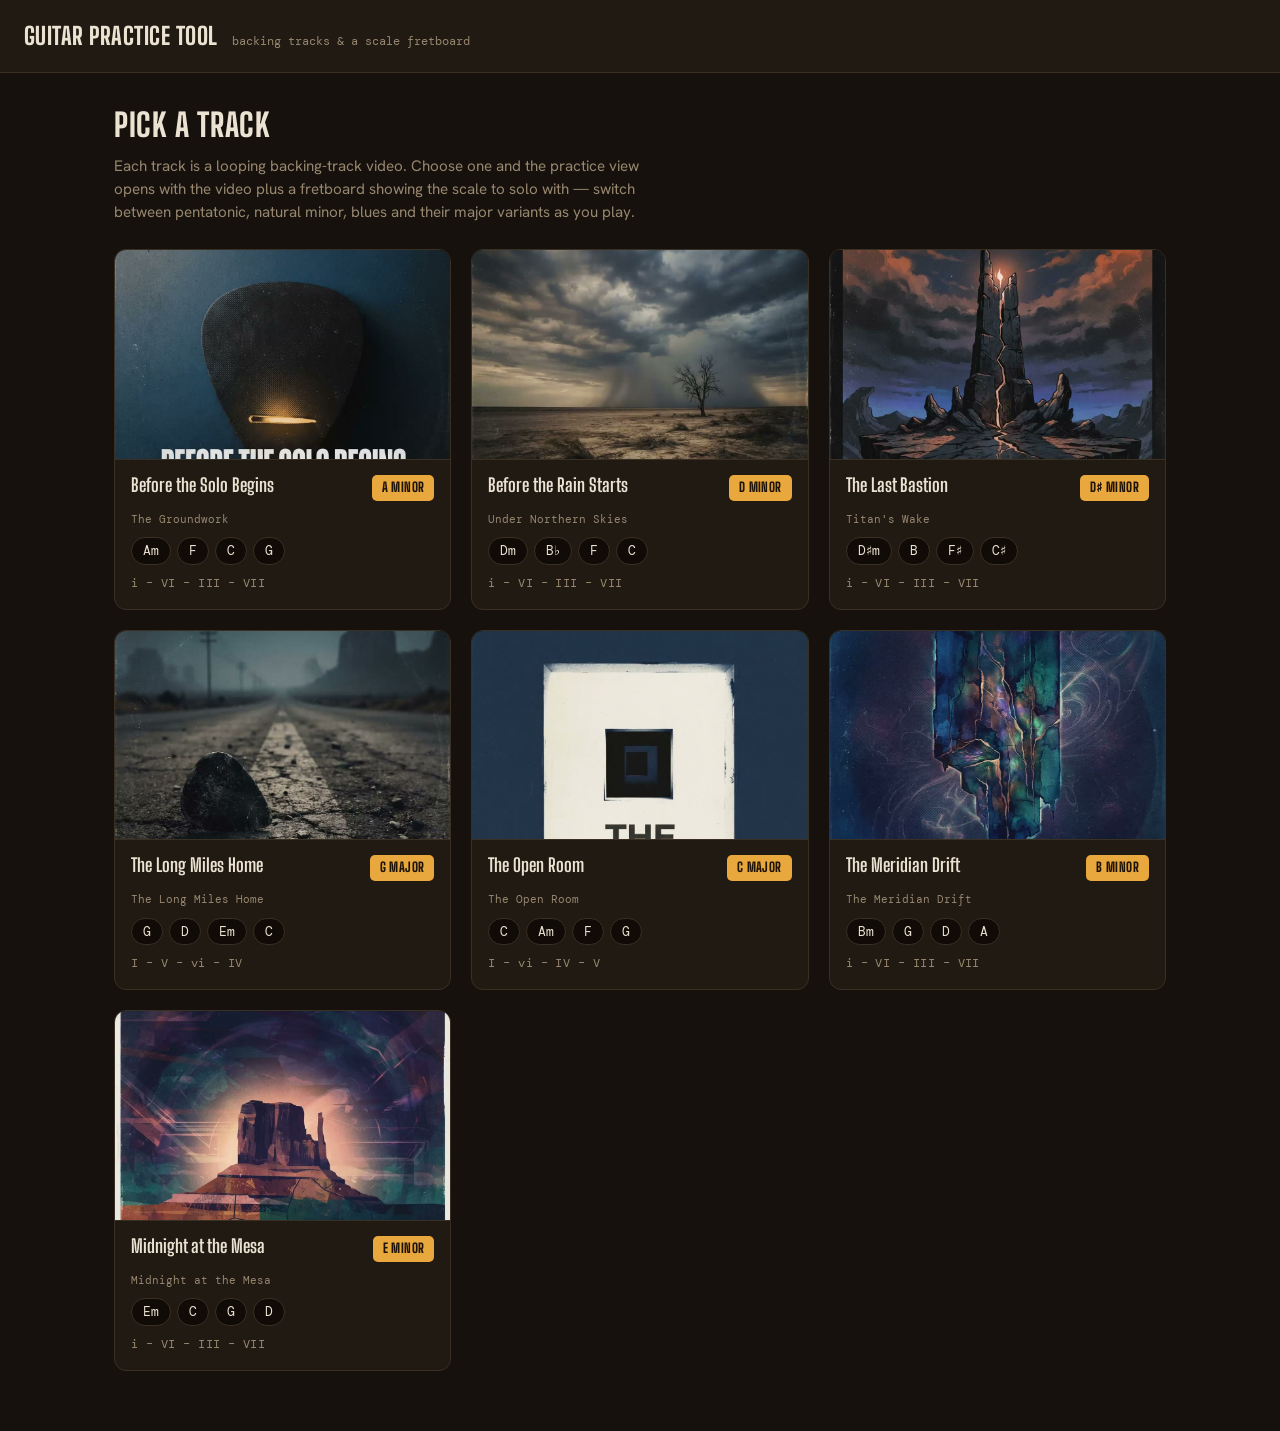
<file: index.html>
<!DOCTYPE html>
<html lang="en">
<head>
<meta charset="UTF-8">
<meta name="viewport" content="width=device-width, initial-scale=1.0">
<title>Guitar Practice Tool</title>
<meta name="description" content="Practise soloing over looping backing-track videos with a scale-visualising fretboard.">
<link rel="stylesheet" href="assets/styles.css">
</head>
<body>

<header class="site-header">
  <a class="brand" href="index.html">Guitar Practice Tool</a>
  <span class="tagline">backing tracks &amp; a scale fretboard</span>
</header>

<main class="wrap">
  <div class="intro">
    <h1>Pick a track</h1>
    <p>
      Each track is a looping backing-track video. Choose one and the practice
      view opens with the video plus a fretboard showing the scale to solo
      with &mdash; switch between pentatonic, natural minor, blues and their
      major variants as you play.
    </p>
  </div>

  <div class="track-grid" id="track-grid"></div>
</main>

<script src="assets/tracks.js"></script>
<script>
  (function () {
    'use strict';
    var grid = document.getElementById('track-grid');

    window.TRACKS.forEach(function (t) {
      var card = document.createElement('a');
      card.className = 'track-card';
      card.href = 'practice.html?track=' + encodeURIComponent(t.id);

      var chips = t.chords.map(function (c) {
        return '<span class="chord-chip">' + c + '</span>';
      }).join('');

      card.innerHTML =
        '<div class="thumb" style="background-image:url(\'' + t.poster + '\')"></div>' +
        '<div class="body">' +
          '<div class="title-row">' +
            '<h2>' + t.title + '</h2>' +
            '<span class="key-badge">' + t.keyName + '</span>' +
          '</div>' +
          '<div class="album">' + t.album + '</div>' +
          '<div class="chords">' + chips + '</div>' +
          '<div class="progression">' + t.progression + '</div>' +
        '</div>';

      grid.appendChild(card);
    });
  })();
</script>

</body>
</html>
</file>
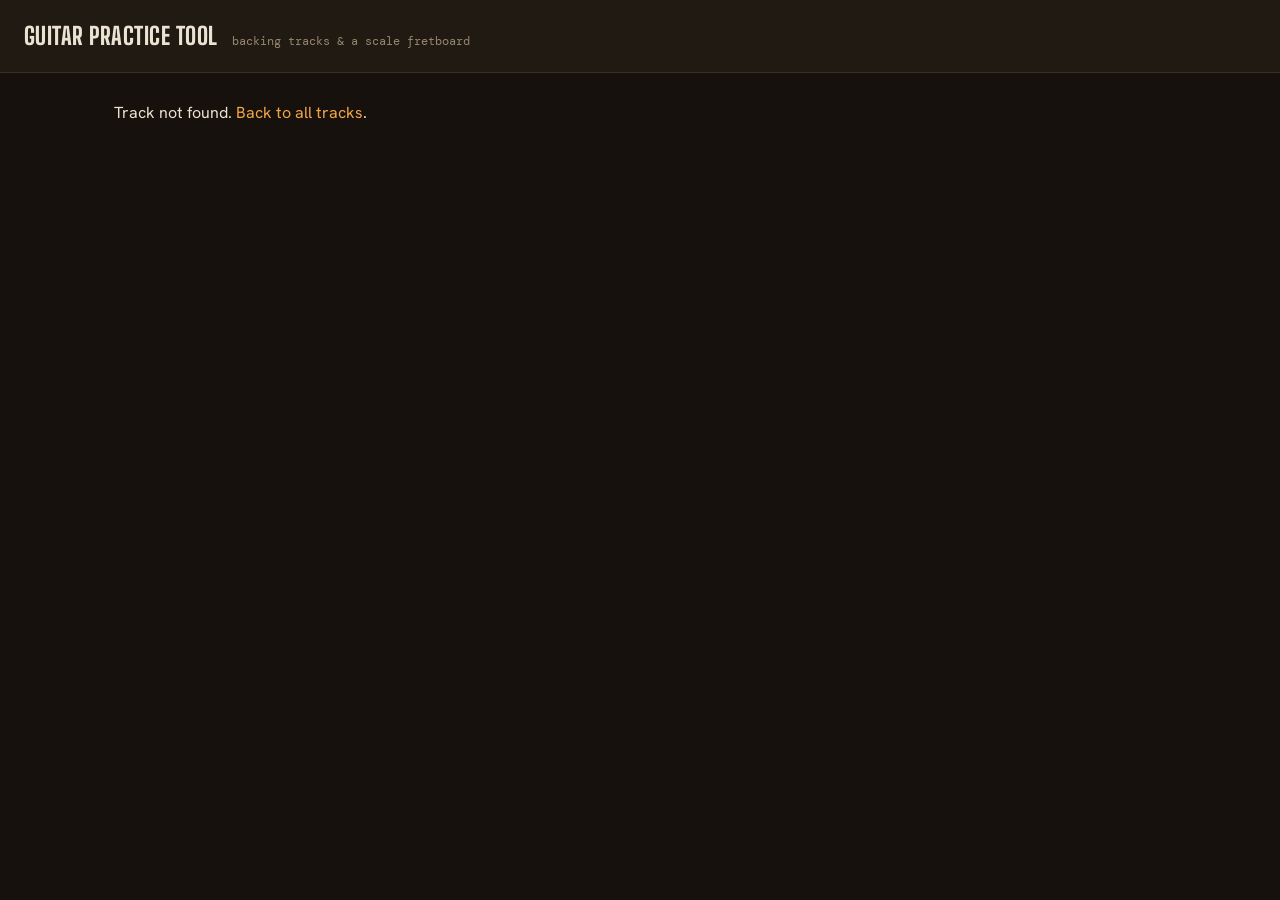
<file: practice.html>
<!DOCTYPE html>
<html lang="en">
<head>
<meta charset="UTF-8">
<meta name="viewport" content="width=device-width, initial-scale=1.0">
<title>Practice — Guitar Practice Tool</title>
<link rel="stylesheet" href="assets/styles.css">
</head>
<body>

<header class="site-header">
  <a class="brand" href="index.html">Guitar Practice Tool</a>
  <span class="tagline">backing tracks &amp; a scale fretboard</span>
</header>

<main class="wrap" id="main">
  <a class="back-link" href="index.html">&larr; All tracks</a>

  <div class="practice-top">
    <div class="video-panel">
      <video id="video" controls loop playsinline preload="metadata"></video>
    </div>

    <aside class="track-meta">
      <div>
        <h1 id="t-title"></h1>
        <div class="album" id="t-album"></div>
      </div>
      <div class="row">
        <span class="lbl">Key</span>
        <span class="key-badge" id="t-key"></span>
      </div>
      <div class="row">
        <span class="lbl">Chords</span>
        <div class="chords" id="t-chords"></div>
        <span class="progression" id="t-prog"></span>
      </div>
      <span class="loop-note">Video loops for continuous practice</span>
    </aside>
  </div>

  <div class="scale-bar">
    <div class="field">
      <span class="lbl">Key</span>
      <span class="locked-key" id="s-key">A <small>locked to track</small></span>
    </div>
    <div class="field">
      <span class="lbl">Scale</span>
      <div class="seg" id="scale-seg" role="group" aria-label="Scale"></div>
    </div>
    <div class="field">
      <span class="lbl">Labels</span>
      <div class="seg" id="label-seg" role="group" aria-label="Note labels">
        <button type="button" data-mode="name" class="on">Note names</button>
        <button type="button" data-mode="degree">Scale degrees</button>
      </div>
    </div>
  </div>

  <div class="fretboard-scroll">
    <div id="fretboard"></div>
  </div>
  <div class="fb-legend" id="fb-legend"></div>
</main>

<div class="wrap" id="not-found" hidden>
  <p>Track not found. <a href="index.html">Back to all tracks</a>.</p>
</div>

<script src="assets/tracks.js"></script>
<script src="assets/fretboard.js"></script>
<script>
  (function () {
    'use strict';

    var params = new URLSearchParams(location.search);
    var track = window.getTrack(params.get('track'));

    if (!track) {
      document.getElementById('main').hidden = true;
      document.getElementById('not-found').hidden = false;
      return;
    }

    document.title = track.title + ' — Guitar Practice Tool';

    // ── Video ──
    var video = document.getElementById('video');
    video.src = track.video;
    video.poster = track.poster;

    // ── Track meta panel ──
    document.getElementById('t-title').textContent = track.title;
    document.getElementById('t-album').textContent = track.album;
    document.getElementById('t-key').textContent = track.keyName;
    document.getElementById('t-prog').textContent = track.progression;
    document.getElementById('t-chords').innerHTML = track.chords.map(function (c) {
      return '<span class="chord-chip">' + c + '</span>';
    }).join('');

    var rootName = window.Fretboard.NOTES[track.root];
    document.getElementById('s-key').innerHTML = rootName + ' <small>locked to track</small>';

    // ── Fretboard ──
    var fb = window.Fretboard.create(document.getElementById('fretboard'));
    var currentScale = track.defaultScale;
    fb.setScale(track.root, currentScale);

    // Scale selector
    var scaleSeg = document.getElementById('scale-seg');
    window.Fretboard.SCALE_NAMES.forEach(function (name) {
      var b = document.createElement('button');
      b.type = 'button';
      b.textContent = name;
      b.dataset.scale = name;
      if (name === currentScale) b.classList.add('on');
      b.addEventListener('click', function () {
        currentScale = name;
        fb.setScale(track.root, name);
        scaleSeg.querySelectorAll('button').forEach(function (x) {
          x.classList.toggle('on', x === b);
        });
        renderLegend();
      });
      scaleSeg.appendChild(b);
    });

    // Label mode selector
    var labelSeg = document.getElementById('label-seg');
    labelSeg.querySelectorAll('button').forEach(function (b) {
      b.addEventListener('click', function () {
        fb.setLabelMode(b.dataset.mode);
        labelSeg.querySelectorAll('button').forEach(function (x) {
          x.classList.toggle('on', x === b);
        });
      });
    });

    // ── Legend: which notes are in the current scale ──
    var SCALE_INTERVALS = {
      'Minor Pentatonic': [0, 3, 5, 7, 10],
      'Natural Minor': [0, 2, 3, 5, 7, 8, 10],
      'Blues': [0, 3, 5, 6, 7, 10],
      'Major Pentatonic': [0, 2, 4, 7, 9],
      'Major': [0, 2, 4, 5, 7, 9, 11],
    };
    var legend = document.getElementById('fb-legend');
    function renderLegend() {
      var ivs = SCALE_INTERVALS[currentScale] || [];
      legend.innerHTML = ivs.map(function (iv) {
        var pc = (track.root + iv) % 12;
        var isRoot = iv === 0;
        return '<span class="item">' +
          '<span class="sw' + (isRoot ? ' root' : '') + '" style="background:' +
            window.Fretboard.NOTE_COLORS[pc] + '"></span>' +
          window.Fretboard.NOTES[pc] + (isRoot ? ' (root)' : '') +
        '</span>';
      }).join('');
    }
    renderLegend();
  })();
</script>

</body>
</html>
</file>
<file: assets/styles.css>
/* ──────────────────────────────────────────────────────────────
   Guitar Practice Tool — shared theme
   Dark "wood & amber" family, matching ../guitar-scale-trainer.
   ────────────────────────────────────────────────────────────── */

@import url('https://fonts.googleapis.com/css2?family=Big+Shoulders+Display:wght@600;700;800&family=DM+Mono:wght@400;500&family=Hanken+Grotesk:wght@400;500;600;700&display=swap');

*, *::before, *::after { box-sizing: border-box; margin: 0; padding: 0; }

:root {
  --bg:       #16110c;
  --bg2:      #211a13;
  --bg3:      #2b2219;
  --panel:    #100b07;
  --border:   #3a2f23;
  --text:     #ebe2d2;
  --text-dim: #97876f;
  --accent:   #e0902f;
  --accent-h: #f2a648;
  --gold:     #e9a83e;
  --binding:  #e2d2a6;
  --nickel:   #8f8b80;

  --label-w: 30px;
  --open-w:  46px;
  --fret-w:  54px;
  --cell-h:  46px;
  --num-h:   22px;
  --mkr-h:   14px;

  --sans: 'Hanken Grotesk', -apple-system, BlinkMacSystemFont, 'Segoe UI', Roboto, sans-serif;
  --display: 'Big Shoulders Display', 'Hanken Grotesk', sans-serif;
  --mono: 'DM Mono', ui-monospace, 'SF Mono', Menlo, monospace;
}

html, body {
  min-height: 100%;
  background: var(--bg);
  color: var(--text);
  font-family: var(--sans);
  line-height: 1.5;
}

a { color: var(--accent-h); text-decoration: none; }
a:hover { text-decoration: underline; }

:focus-visible { outline: 2px solid var(--accent-h); outline-offset: 2px; }

@media (prefers-reduced-motion: reduce) {
  *, *::before, *::after {
    animation-duration: 0.01ms !important;
    transition-duration: 0.01ms !important;
  }
}

/* ── Site header ── */
.site-header {
  display: flex;
  align-items: baseline;
  gap: 14px;
  flex-wrap: wrap;
  padding: 18px 24px;
  background: var(--bg2);
  border-bottom: 1px solid var(--border);
}
.site-header .brand {
  font-family: var(--display);
  font-size: 1.5rem;
  font-weight: 800;
  text-transform: uppercase;
  letter-spacing: 0.02em;
  color: var(--text);
}
.site-header .brand:hover { color: var(--accent-h); text-decoration: none; }
.site-header .tagline {
  font-family: var(--mono);
  font-size: 0.78rem;
  color: var(--text-dim);
}

.wrap { max-width: 1100px; margin: 0 auto; padding: 28px 24px 60px; }

/* ── Key / chord chips ── */
.key-badge {
  display: inline-block;
  font-family: var(--display);
  font-weight: 800;
  text-transform: uppercase;
  letter-spacing: 0.03em;
  font-size: 0.82rem;
  color: #1d1307;
  background: var(--gold);
  padding: 3px 10px;
  border-radius: 5px;
}
.chords { display: flex; flex-wrap: wrap; gap: 6px; }
.chord-chip {
  font-family: var(--mono);
  font-size: 0.8rem;
  color: var(--text);
  background: var(--panel);
  border: 1px solid var(--border);
  border-radius: 999px;
  padding: 3px 11px;
}
.progression {
  font-family: var(--mono);
  font-size: 0.72rem;
  color: var(--text-dim);
  letter-spacing: 0.04em;
}

/* ────────────────────────────────────────────────
   Landing page — track gallery
   ──────────────────────────────────────────────── */
.intro {
  margin-bottom: 26px;
  max-width: 60ch;
  color: var(--text-dim);
  font-size: 0.95rem;
}
.intro h1 {
  font-family: var(--display);
  font-size: 2rem;
  font-weight: 800;
  text-transform: uppercase;
  letter-spacing: 0.02em;
  color: var(--text);
  margin-bottom: 6px;
}

.track-grid {
  display: grid;
  grid-template-columns: repeat(auto-fill, minmax(280px, 1fr));
  gap: 20px;
}

.track-card {
  display: flex;
  flex-direction: column;
  background: var(--bg2);
  border: 1px solid var(--border);
  border-radius: 12px;
  overflow: hidden;
  transition: border-color 0.15s, transform 0.12s, box-shadow 0.15s;
}
.track-card:hover {
  border-color: var(--accent);
  transform: translateY(-2px);
  box-shadow: 0 16px 34px -18px rgba(0, 0, 0, 0.8);
  text-decoration: none;
}
.track-card .thumb {
  position: relative;
  aspect-ratio: 16 / 10;
  /* videos are square with a title burned into the lower third — bias the
     crop upward so the card's own title isn't shown twice */
  background: #0c0906 center 28% / cover no-repeat;
  border-bottom: 1px solid var(--border);
}
.track-card .thumb::after {
  content: '▶';
  position: absolute;
  inset: 0;
  display: flex;
  align-items: center;
  justify-content: center;
  font-size: 2.4rem;
  color: rgba(255, 255, 255, 0.82);
  text-shadow: 0 2px 12px rgba(0, 0, 0, 0.7);
  opacity: 0;
  transition: opacity 0.15s;
}
.track-card:hover .thumb::after { opacity: 1; }
.track-card .body {
  display: flex;
  flex-direction: column;
  gap: 10px;
  padding: 15px 16px 17px;
}
.track-card .title-row {
  display: flex;
  align-items: baseline;
  justify-content: space-between;
  gap: 10px;
}
.track-card h2 {
  font-family: var(--display);
  font-size: 1.15rem;
  font-weight: 700;
  color: var(--text);
  line-height: 1.15;
}
.track-card .album {
  font-family: var(--mono);
  font-size: 0.7rem;
  color: var(--text-dim);
}

/* ────────────────────────────────────────────────
   Practice page
   ──────────────────────────────────────────────── */
.practice-top {
  display: grid;
  grid-template-columns: minmax(0, 1fr) 280px;
  gap: 22px;
  align-items: start;
  margin-bottom: 24px;
}
@media (max-width: 780px) {
  .practice-top { grid-template-columns: 1fr; }
}

.video-panel {
  background: #000;
  border: 1px solid var(--border);
  border-radius: 12px;
  overflow: hidden;
}
.video-panel video {
  display: block;
  width: 100%;
  max-height: 62vh;
  background: #000;
}

.track-meta {
  display: flex;
  flex-direction: column;
  gap: 14px;
  background: var(--bg2);
  border: 1px solid var(--border);
  border-radius: 12px;
  padding: 16px 16px 18px;
}
.track-meta h1 {
  font-family: var(--display);
  font-size: 1.35rem;
  font-weight: 800;
  line-height: 1.1;
}
.track-meta .album { font-family: var(--mono); font-size: 0.72rem; color: var(--text-dim); }
.track-meta .row { display: flex; flex-direction: column; gap: 5px; }
.track-meta .row > .lbl {
  font-size: 0.6rem;
  text-transform: uppercase;
  letter-spacing: 0.14em;
  color: var(--text-dim);
}
.loop-note {
  font-family: var(--mono);
  font-size: 0.68rem;
  color: var(--text-dim);
  display: flex;
  align-items: center;
  gap: 6px;
}
.loop-note::before { content: '↻'; color: var(--accent); font-size: 0.9rem; }

.back-link {
  display: inline-flex;
  align-items: center;
  gap: 6px;
  font-family: var(--mono);
  font-size: 0.78rem;
  margin-bottom: 16px;
}

/* ── Scale controls ── */
.scale-bar {
  display: flex;
  flex-wrap: wrap;
  align-items: center;
  gap: 16px 22px;
  padding: 14px 16px;
  background: var(--bg2);
  border: 1px solid var(--border);
  border-radius: 12px;
  margin-bottom: 18px;
}
.scale-bar .field { display: flex; flex-direction: column; gap: 6px; }
.scale-bar .field > .lbl {
  font-size: 0.6rem;
  text-transform: uppercase;
  letter-spacing: 0.14em;
  color: var(--text-dim);
}
.scale-bar .locked-key {
  font-family: var(--display);
  font-size: 1.1rem;
  font-weight: 800;
  color: var(--text);
}
.scale-bar .locked-key small {
  font-family: var(--mono);
  font-size: 0.62rem;
  font-weight: 400;
  color: var(--text-dim);
  margin-left: 6px;
  letter-spacing: 0.04em;
}

.seg {
  display: inline-flex;
  background: var(--panel);
  border: 1px solid var(--border);
  border-radius: 8px;
  overflow: hidden;
}
.seg button {
  padding: 7px 12px;
  background: none;
  border: none;
  border-left: 1px solid var(--border);
  color: var(--text-dim);
  font-family: var(--sans);
  font-size: 0.8rem;
  font-weight: 600;
  cursor: pointer;
  white-space: nowrap;
  transition: background 0.12s, color 0.12s;
}
.seg button:first-child { border-left: none; }
.seg button:hover { color: var(--text); }
.seg button.on { background: var(--accent); color: #1d1307; }
.seg button:focus-visible { outline: 2px solid var(--accent-h); outline-offset: -2px; }

/* ────────────────────────────────────────────────
   Fretboard  (shared by any page that renders one)
   ──────────────────────────────────────────────── */
.fretboard-scroll {
  overflow-x: auto;
  -webkit-overflow-scrolling: touch;
  padding: 20px 22px;
  background: var(--bg);
  border: 1px solid var(--border);
  border-radius: 12px;
}

.fretboard {
  display: grid;
  grid-template-columns: var(--label-w) var(--open-w) repeat(22, var(--fret-w));
  grid-template-rows: var(--num-h) var(--mkr-h) repeat(6, var(--cell-h)) var(--mkr-h) var(--num-h);
  width: max-content;
  min-width: max-content;
  background:
    repeating-linear-gradient(91deg, rgba(0, 0, 0, 0.16) 0 1px, rgba(0, 0, 0, 0) 1px 6px),
    linear-gradient(180deg, #4b2c1c, #391f13 55%, #432618);
  border: 3px solid var(--binding);
  border-radius: 5px 9px 9px 5px;
  box-shadow: 0 0 0 1px #1c1009, 0 22px 48px -16px rgba(0, 0, 0, 0.65);
}

.fb-slbl, .fb-fnum {
  display: flex;
  align-items: center;
  justify-content: center;
  font-family: var(--mono);
  font-size: 0.74rem;
  color: var(--text-dim);
  background: var(--panel);
}
.fb-slbl { justify-content: flex-end; padding-right: 6px; }

.fb-mcell {
  display: flex;
  align-items: center;
  justify-content: center;
  gap: 5px;
  background: var(--panel);
}
.fb-mdot {
  width: 9px;
  height: 9px;
  border-radius: 50%;
  background: radial-gradient(circle at 34% 30%, #fffef8, #e6ddc4 45%, #cdbacb 72%, #a9b6bd);
}

.fb-scell {
  position: relative;
  display: flex;
  align-items: center;
  justify-content: center;
  border-left: 2px solid var(--nickel);
  box-shadow: inset 1px 0 0 rgba(255, 255, 255, 0.18), inset -1px 0 0 rgba(0, 0, 0, 0.16);
  -webkit-user-select: none;
  user-select: none;
}
.fb-scell.fb-open {
  border-left: none;
  border-right: 5px solid #ece0be;
  box-shadow: 2px 0 5px rgba(0, 0, 0, 0.35);
}
/* string line */
.fb-scell::after {
  content: '';
  position: absolute;
  left: 0; right: 0;
  top: 50%;
  height: 2px;
  transform: translateY(-50%);
  background: linear-gradient(90deg, #dededc, #8f8f8c, #dededc);
  filter: drop-shadow(0 1px 1.5px rgba(0, 0, 0, 0.6));
  z-index: 1;
}
.fb-scell[data-s="2"]::after { height: 2.4px; }
.fb-scell[data-s="1"]::after { height: 3px; }
.fb-scell[data-s="0"]::after { height: 3.6px; }

.fb-dot {
  position: relative;
  z-index: 2;
  width: 30px;
  height: 30px;
  border-radius: 50%;
  background: #241c13;
  opacity: 0;
  transition: opacity 0.15s, box-shadow 0.15s;
}
.fb-scell.in .fb-dot {
  opacity: 1;
  background: var(--nc);
  border: 1px solid rgba(255, 255, 255, 0.5);
  box-shadow: 0 0 7px var(--nc), 0 0 0 2px rgba(255, 255, 255, 0.55);
}
/* Root note — deliberately loud: bigger, a thick gold ring, a wide amber
   glow, and lifted above its neighbours so nothing clips the halo. */
.fb-scell.in.root { z-index: 4; }
.fb-scell.in.root .fb-dot {
  transform: scale(1.22);
  border-color: #fff;
  box-shadow:
    0 0 0 3px var(--gold),
    0 0 0 5px rgba(20, 14, 6, 0.9),
    0 0 16px 4px rgba(233, 168, 62, 0.95),
    0 0 30px 8px rgba(233, 168, 62, 0.5);
}
.fb-scell.in.root .fb-lbl {
  font-size: 0.66rem;
  font-weight: 800;
  text-shadow: 0 0 3px rgba(0, 0, 0, 0.95), 0 1px 3px rgba(0, 0, 0, 0.9);
}

.fb-lbl {
  position: absolute;
  left: 50%; top: 50%;
  transform: translate(-50%, -50%);
  z-index: 3;
  pointer-events: none;
  font-size: 0.6rem;
  font-weight: 700;
  letter-spacing: -0.02em;
  color: #4a3d2b;
  opacity: 0.55;
}
.fb-scell.in .fb-lbl {
  color: #fff;
  opacity: 1;
  text-shadow: 0 0 2px rgba(0, 0, 0, 0.92), 0 1px 3px rgba(0, 0, 0, 0.85);
}

.fb-legend {
  display: flex;
  flex-wrap: wrap;
  gap: 5px 14px;
  margin-top: 12px;
  font-family: var(--mono);
  font-size: 0.68rem;
  color: var(--text-dim);
}
.fb-legend .item { display: flex; align-items: center; gap: 5px; }
.fb-legend .sw { width: 10px; height: 10px; border-radius: 50%; }
.fb-legend .sw.root { box-shadow: 0 0 0 2px var(--gold); }

@media (max-width: 600px) {
  :root {
    --label-w: 24px;
    --open-w:  36px;
    --fret-w:  40px;
    --cell-h:  40px;
  }
  .fb-dot { width: 24px; height: 24px; }
  .wrap { padding: 20px 14px 48px; }
  .site-header { padding: 14px 16px; }

  /* Scale / label pickers: stack the fields and let each segmented control
     use the full width, wrapping its buttons onto as many rows as needed so
     nothing runs off-screen. */
  .scale-bar { gap: 14px; }
  .scale-bar .field { width: 100%; }
  .seg {
    display: flex;
    flex-wrap: wrap;
    width: 100%;
    gap: 6px;
    background: none;
    border: none;
    border-radius: 0;
    overflow: visible;
  }
  .seg button {
    flex: 1 1 calc(50% - 3px);
    display: flex;
    align-items: center;
    justify-content: center;
    min-height: 38px;
    border: 1px solid var(--border);
    border-radius: 8px;
    background: var(--panel);
    padding: 8px 6px;
    font-size: 0.78rem;
    white-space: normal;
  }
  .seg button.on { background: var(--accent); border-color: var(--accent); }
}
</file>
